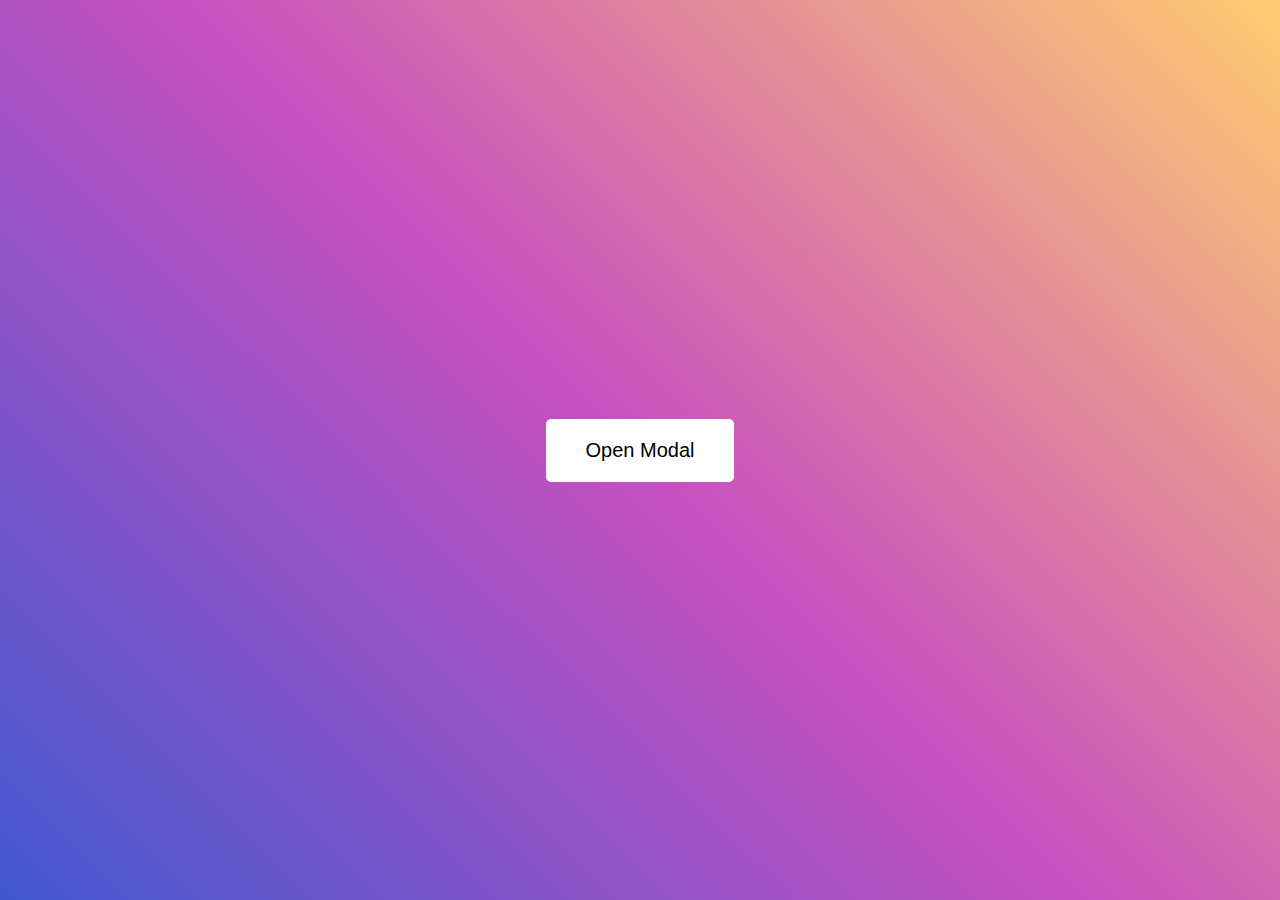
<file: Create Modal/index.html>
<!DOCTYPE html>
<html lang="en">
<head>
  <meta charset="UTF-8">
  <meta http-equiv="X-UA-Compatible" content="IE=edge">
  <meta name="viewport" content="width=device-width, initial-scale=1.0">
  <link rel="stylesheet" href="https://cdnjs.cloudflare.com/ajax/libs/font-awesome/6.1.1/css/all.min.css">
  <link rel="stylesheet" href="style.css">
  <title>Create Modal</title>
</head>
<body>
  <div class="card">
    <button class="card__open">Open Modal</button>
    <div class=" hide card__modal">
      <div class="card__inner">
        <div class="card__header">
          <span>Welcome to Nodemy</span>
          <i class="fa-solid fa-xmark card__icon"></i>
        </div>
        <div class="card__body">
          <h1 class="card__title">Modal</h1>
          <p class="card__content">Lorem ipsum dolor sit amet.</p>
          <div class="card__close">
            <button class="card__btn">Close</button>
          </div>
        </div>
      </div>
    </div>
  </div>
  <script src="app.js"></script>
</body>
</html>
</file>
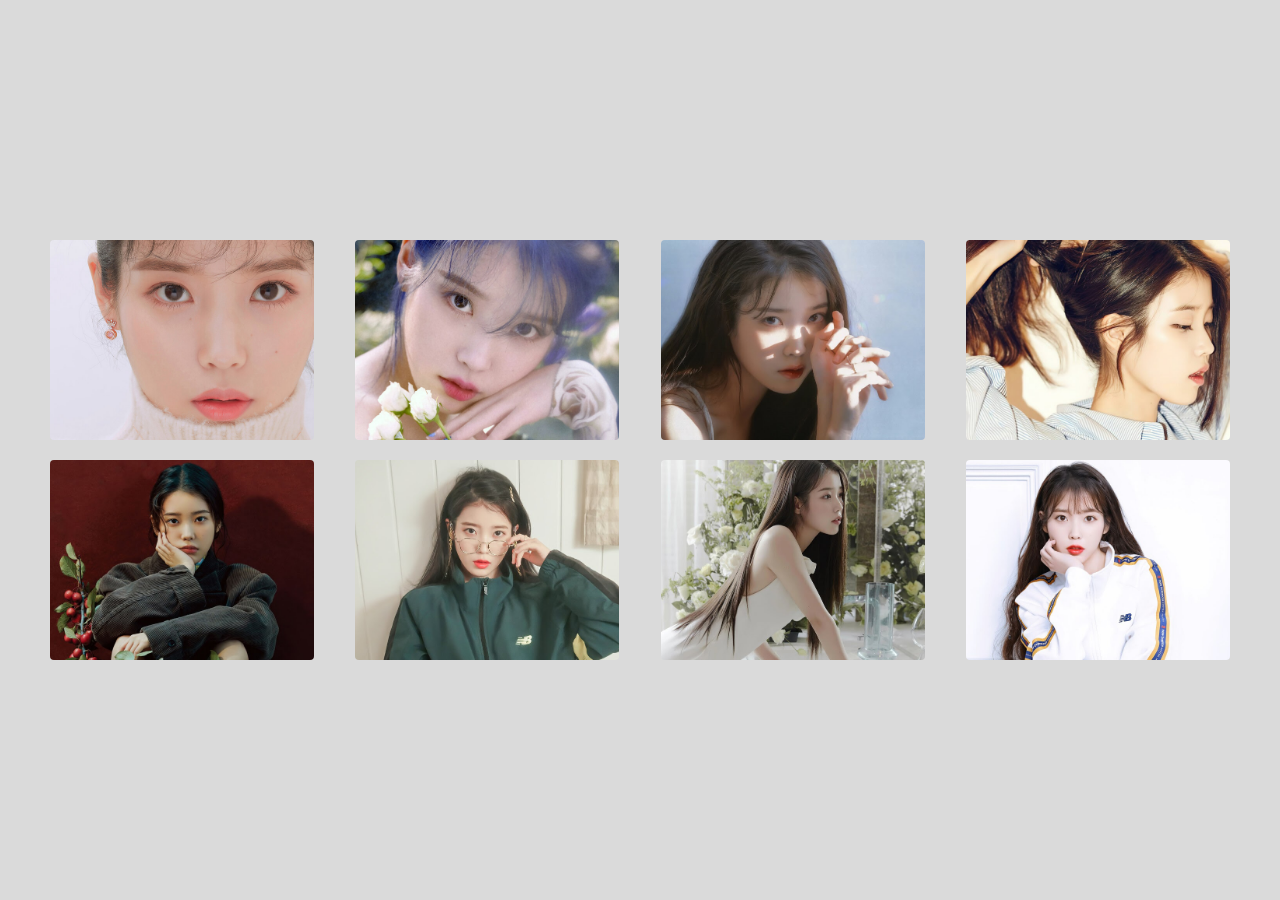
<file: Imga Gallery/index.html>
<!DOCTYPE html>
<html lang="en">
<head>
  <meta charset="UTF-8">
  <meta http-equiv="X-UA-Compatible" content="IE=edge">
  <meta name="viewport" content="width=device-width, initial-scale=1.0">
  <link rel="stylesheet" href="https://cdnjs.cloudflare.com/ajax/libs/font-awesome/6.1.1/css/all.min.css">
  <link rel="stylesheet" href="style.css">
  <title>IU</title>
</head>
<body>
  <div class="card">
    <div class="card__img">
      <img src="./uploat/1.jpg" alt="">
    </div>
    <div class="card__img">
      <img src="./uploat/2.jpg" alt="">
    </div>
    <div class="card__img">
      <img src="./uploat/3.jpg" alt="">
    </div>
    <div class="card__img">
      <img src="./uploat/4.jpg" alt="">
    </div>
    <div class="card__img">
      <img src="./uploat/5.jpg" alt="">
    </div>
    <div class="card__img">
      <img src="./uploat/6.jpg" alt="">
    </div>
    <div class="card__img">
      <img src="./uploat/7.jpg" alt="">
    </div>
    <div class="card__img">
      <img src="./uploat/8.jpg" alt="">
    </div>
  </div>
  <div class="gallery">
    <i class="fa-solid fa-xmark gallery__icon gallery__close"></i>
    <div class="gallery__inner">
      <img class="gallery__img" src="./uploat/1.jpg" alt="">
    </div>
    <div class="gallery__next">
      <i class="fa-solid fa-angle-left gallery__icon gallery__next--left"></i>
      <i class="fa-solid fa-angle-right gallery__icon gallery__next--right"></i>
    </div>
  </div>
  <script src="app.js"></script>
</body>
</html>
</file>
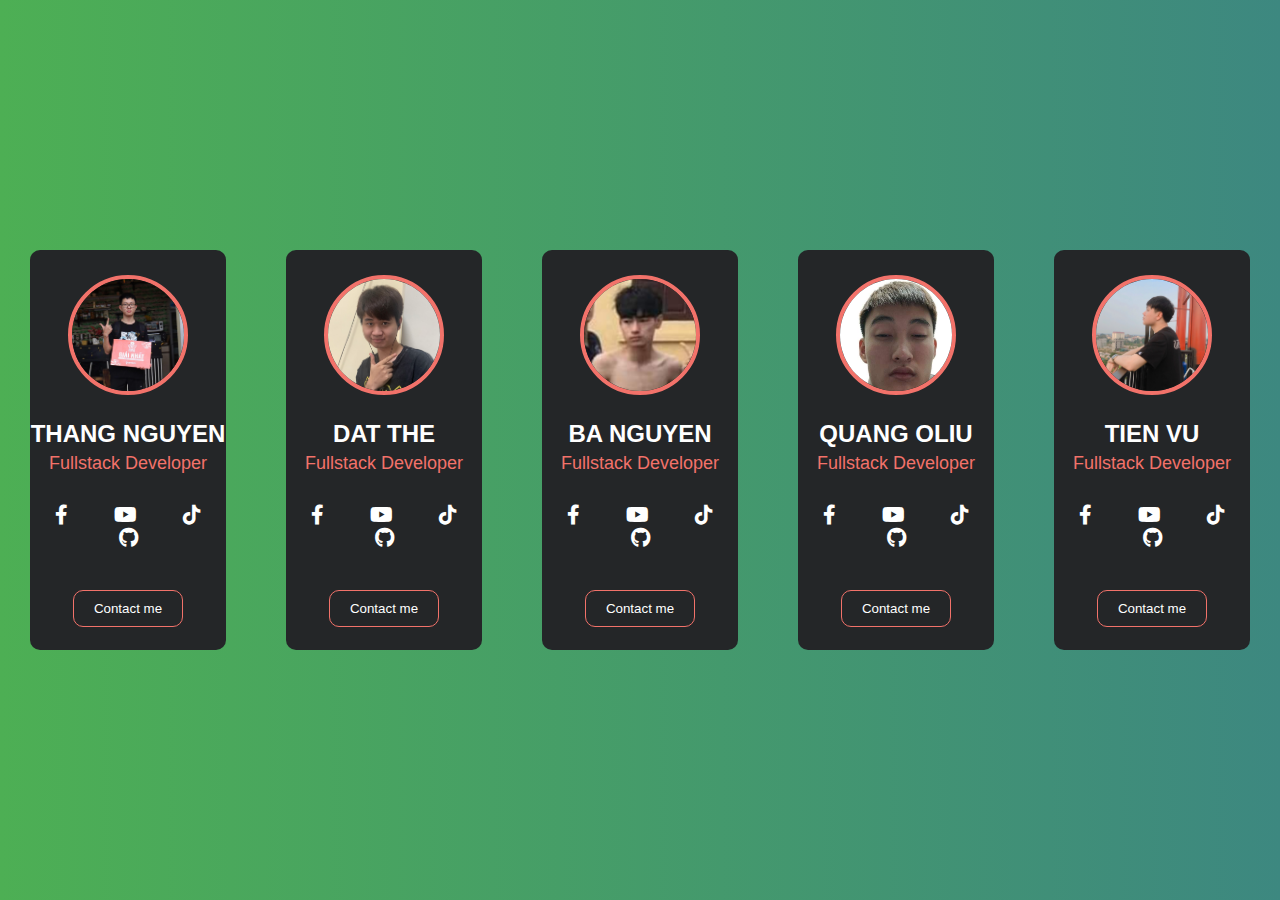
<file: profile card/index.html>
<!DOCTYPE html>
<html lang="en">
<head>
  <meta charset="UTF-8">
  <meta http-equiv="X-UA-Compatible" content="IE=edge">
  <meta name="viewport" content="width=device-width, initial-scale=1.0">
  <link rel="stylesheet" href="./font/fontawesome-free-6.1.1-web/css/all.css">
  <link rel="stylesheet" href="style.css">
  <title>Profile Card</title>
</head>
<body>
  <div class="card">
    <div class="card__item">
      <div class="card__img">
        <img src="./uploat/thang.jpg" alt="">
      </div>
      <h1 class="card__title">Thang Nguyen</h1>
      <p class="card__sub-title">Fullstack Developer</p>
      <div class="card__icon">
        <a href="https://www.facebook.com/windisme0111"><i class="fa-brands fa-facebook-f"></i></a>
        <a href=""><i class="fa-brands fa-youtube"></i></a>
        <a href=""><i class="fa-brands fa-tiktok"></i></a>
        <a href=""><i class="fa-brands fa-github"></i></a>
      </div>
      <button class="card__btn">Contact me</button>
    </div>
    <div class="card__item">
      <div class="card__img">
        <img src="./uploat/dat.jpg" alt="">
      </div>
      <h1 class="card__title">dat the</h1>
      <p class="card__sub-title">Fullstack Developer</p>
      <div class="card__icon">
        <a href="https://www.facebook.com/search/top?q=nguy%E1%BB%85n%20th%E1%BA%BF%20%C4%91%E1%BA%A1t"><i class="fa-brands fa-facebook-f"></i></a>
        <a href=""><i class="fa-brands fa-youtube"></i></a>
        <a href=""><i class="fa-brands fa-tiktok"></i></a>
        <a href=""><i class="fa-brands fa-github"></i></a>
      </div>
      <button class="card__btn">Contact me</button>
    </div>
    <div class="card__item">
      <div class="card__img">
        <img src="./uploat/ba THAIS.png" alt="">
      </div>
      <h1 class="card__title">ba nguyen</h1>
      <p class="card__sub-title">Fullstack Developer</p>
      <div class="card__icon">
        <a href="https://www.facebook.com/profile.php?id=100013003353099"><i class="fa-brands fa-facebook-f"></i></a>
        <a href=""><i class="fa-brands fa-youtube"></i></a>
        <a href=""><i class="fa-brands fa-tiktok"></i></a>
        <a href=""><i class="fa-brands fa-github"></i></a>
      </div>
      <button class="card__btn">Contact me</button>
    </div>
    <div class="card__item">
      <div class="card__img">
        <img src="./uploat/quang oliu.jpg" alt="">
      </div>
      <h1 class="card__title">quang oliu</h1>
      <p class="card__sub-title">Fullstack Developer</p>
      <div class="card__icon">
        <a href="https://www.facebook.com/QuangOliu"><i class="fa-brands fa-facebook-f"></i></a>
        <a href=""><i class="fa-brands fa-youtube"></i></a>
        <a href=""><i class="fa-brands fa-tiktok"></i></a>
        <a href=""><i class="fa-brands fa-github"></i></a>
      </div>
      <button class="card__btn">Contact me</button>
    </div>
    <div class="card__item">
      <div class="card__img">
        <img src="./uploat/tien vu.png" alt="">
      </div>
      <h1 class="card__title">tien vu</h1>
      <p class="card__sub-title">Fullstack Developer</p>
      <div class="card__icon">
        <a href="https://www.facebook.com/QuangOliu"><i class="fa-brands fa-facebook-f"></i></a>
        <a href=""><i class="fa-brands fa-youtube"></i></a>
        <a href=""><i class="fa-brands fa-tiktok"></i></a>
        <a href=""><i class="fa-brands fa-github"></i></a>
      </div>
      <button class="card__btn">Contact me</button>
    </div>
  </div>
</body>
</html>
</file>
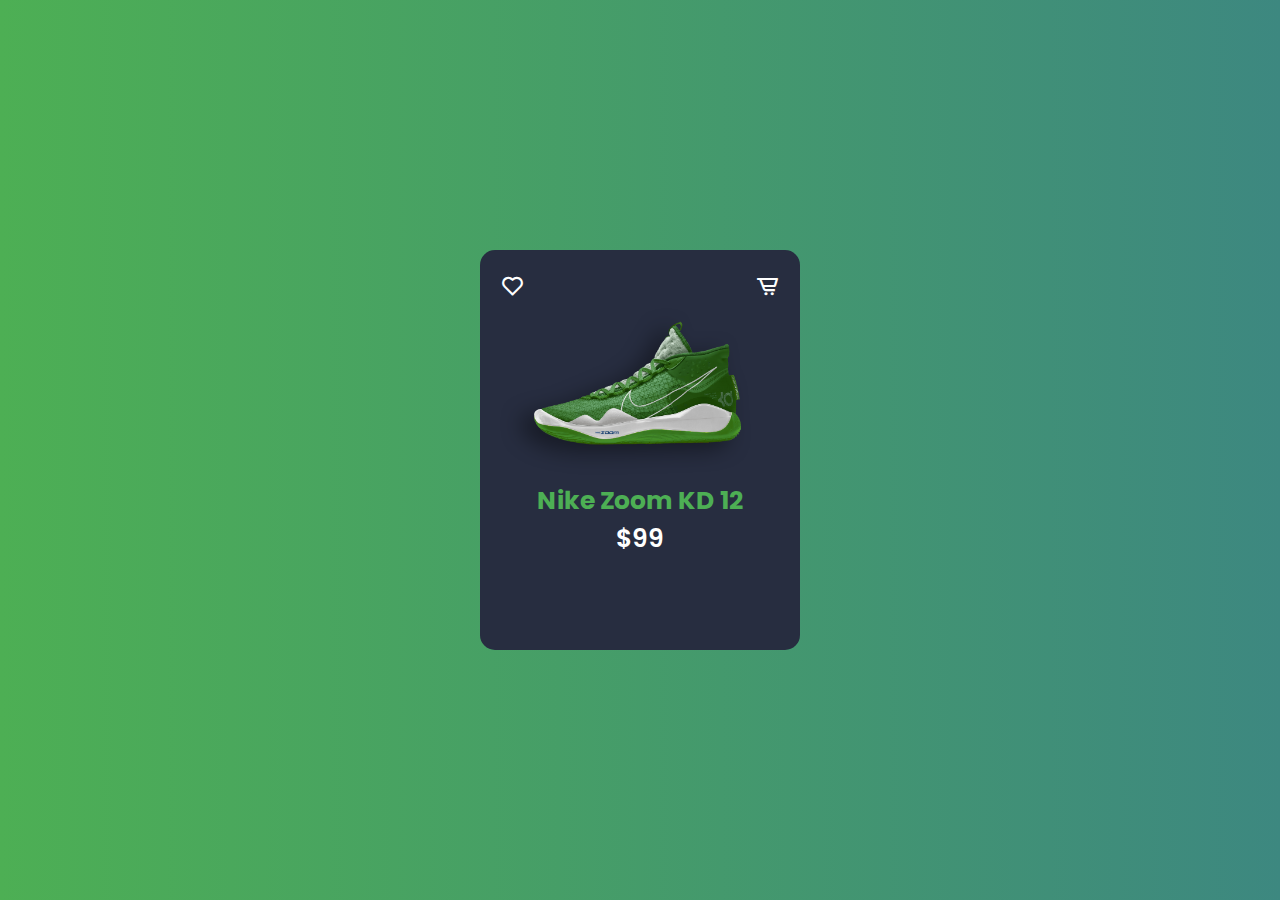
<file: product card/index..html>
<!DOCTYPE html>
<html lang="en">
<head>
  <meta charset="UTF-8">
  <meta http-equiv="X-UA-Compatible" content="IE=edge">
  <meta name="viewport" content="width=device-width, initial-scale=1.0">
  <link href='https://unpkg.com/boxicons@2.1.2/css/boxicons.min.css' rel='stylesheet'>
  <link rel="stylesheet" href="style.css">
  <title>Product Card</title>
</head>
<body>
  <div class="card">
    <div class="card__icon">
      <a class="pointer" href="">
        <i class='bx bx-heart' ></i>
      </a>
      <a class="pointer" href="">
        <i class='bx bx-cart-alt' ></i>
      </a>
    </div>
    <div class="card__image">
      <img class="card__img" src="./uploat/Nike Zoom KD 12.png" alt="">
    </div>
    <div class="card__content">
      <h1 class="card__title">Nike Zoom KD 12</h1>
      <p class="card__price">$99</p>
    </div>
    <div class="card__hover">
      <div class="card__size">
        <h2>Size:</h2>
        <span class="pointer">6</span>
        <span class="pointer">7</span>
        <span class="pointer">8</span>
        <span class="pointer">9</span>
      </div>
      <div class="card__color">
        <h2>Color:</h2>
        <span class="card__color--green pointer"></span>
        <span class="card__color--red pointer"></span>
        <span class="card__color--black pointer"></span>
      </div>
      <div class="card__link">
        <button class="card__btn pointer">Buy Now</button>
        <button class="card__btn pointer">Add Cart</button>
      </div>
    </div>
  </div>
</body>
</html>
</file>
<file: Create Modal/style.css>
* {
  margin: 0;
  padding: 0;
  -webkit-box-sizing: border-box;
          box-sizing: border-box;
}

body {
  font-family: 'Poppins', sans-serif;
  background-image: linear-gradient(45deg, #4158d0 0%, #c850c0 50%, #ffcc70 100%);
  height: 100vh;
  overflow: hidden;
  display: -webkit-box;
  display: -ms-flexbox;
  display: flex;
  -webkit-box-align: center;
      -ms-flex-align: center;
          align-items: center;
  -webkit-box-pack: center;
      -ms-flex-pack: center;
          justify-content: center;
}

.card__open {
  font-size: 20px;
  background-color: #fff;
  padding: 20px 40px;
  border: none;
  outline: none;
  border-radius: 5px;
  -webkit-transition: 0.3s;
  transition: 0.3s;
  cursor: pointer;
}

.card__open:hover {
  background-color: rgba(255, 255, 255, 0.8);
  -webkit-transition: 0.3s;
  transition: 0.3s;
}

.card__modal {
  position: absolute;
  top: 0;
  left: 0;
  width: 100vw;
  height: 100vh;
  background-color: rgba(0, 0, 0, 0.6);
}

.card__inner {
  width: 450px;
  background-color: #fff;
  border-radius: 5px;
  overflow: hidden;
  -webkit-animation: showModal linear 0.2s;
          animation: showModal linear 0.2s;
  position: relative;
  margin: 200px auto;
  -webkit-animation: modalShow 0.3s linear;
          animation: modalShow 0.3s linear;
}

.card__header {
  display: -webkit-box;
  display: -ms-flexbox;
  display: flex;
  -webkit-box-pack: justify;
      -ms-flex-pack: justify;
          justify-content: space-between;
  background-color: #e26e70;
  color: #fff;
  padding: 15px;
  font-size: 17px;
}

.card__header i {
  cursor: pointer;
}

.card__body {
  padding: 15px;
}

.card__title {
  font-size: 23px;
  color: #e26e70;
  margin-bottom: 10px;
}

.card__content {
  margin-bottom: 30px;
}

.card__close {
  text-align: right;
}

.card__btn {
  padding: 10px 20px;
  background-color: #e26e70;
  color: #fff;
  border: none;
  border-radius: 5px;
  cursor: pointer;
}

.hide {
  display: none;
}

@-webkit-keyframes modalShow {
  from {
    top: -200px;
    opacity: 0;
  }
  to {
    top: 0;
    opacity: 1;
  }
}

@keyframes modalShow {
  from {
    top: -200px;
    opacity: 0;
  }
  to {
    top: 0;
    opacity: 1;
  }
}
/*# sourceMappingURL=style.css.map */
</file>
<file: Imga Gallery/style.css>
* {
  margin: 0;
  padding: 0;
  -webkit-box-sizing: border-box;
          box-sizing: border-box;
}

body {
  background-color: #dadada;
  height: 100vh;
  overflow: hidden;
  display: -webkit-box;
  display: -ms-flexbox;
  display: flex;
  -webkit-box-align: center;
      -ms-flex-align: center;
          align-items: center;
  -webkit-box-pack: center;
      -ms-flex-pack: center;
          justify-content: center;
}

.card {
  width: 1200px;
  display: -webkit-box;
  display: -ms-flexbox;
  display: flex;
  -ms-flex-wrap: wrap;
      flex-wrap: wrap;
  -webkit-box-align: center;
      -ms-flex-align: center;
          align-items: center;
  -webkit-box-pack: justify;
      -ms-flex-pack: justify;
          justify-content: space-between;
  margin: auto;
}

.card__img {
  width: 22%;
  height: 200px;
  overflow: hidden;
  margin: 10px;
  cursor: pointer;
  border-radius: 4px;
}

.card__img img {
  width: 100%;
  height: 100%;
  -o-object-fit: cover;
     object-fit: cover;
  -o-object-position: center;
     object-position: center;
  -webkit-transition: 0.3s;
  transition: 0.3s;
}

.card__img:hover img {
  -webkit-transform: scale(1.2);
          transform: scale(1.2);
  -webkit-transition: 0.3s;
  transition: 0.3s;
}

.gallery {
  position: fixed;
  width: 100%;
  height: 100%;
  background: #000001;
  display: -webkit-box;
  display: -ms-flexbox;
  display: flex;
  -webkit-box-align: center;
      -ms-flex-align: center;
          align-items: center;
  -webkit-box-pack: center;
      -ms-flex-pack: center;
          justify-content: center;
  opacity: 0;
  pointer-events: none;
  -webkit-transform: scale(0.8);
          transform: scale(0.8);
}

.gallery__close {
  position: fixed;
  top: 20px;
  right: 25px;
}

.gallery__icon {
  font-size: 35px;
  color: #fff;
  cursor: pointer;
}

.gallery__next {
  position: fixed;
  width: 100%;
  display: -webkit-box;
  display: -ms-flexbox;
  display: flex;
  -webkit-box-pack: justify;
      -ms-flex-pack: justify;
          justify-content: space-between;
  padding: 0 25px;
}

.gallery__next i {
  font-size: 50px;
}

.show {
  opacity: 1;
  pointer-events: auto;
  -webkit-transform: scale(1);
          transform: scale(1);
  -webkit-transition: 0.3s;
  transition: 0.3s;
}

.hide {
  opacity: 0;
  pointer-events: none;
}
/*# sourceMappingURL=style.css.map */
</file>
<file: profile card/style.css>
* {
  margin: 0;
  padding: 0;
  -webkit-box-sizing: border-box;
          box-sizing: border-box;
}

body {
  font-family: 'Poppins', sans-serif;
  height: 100vh;
  background-image: -webkit-gradient(linear, left top, right top, from(#4daf54), to(#3d8880));
  background-image: linear-gradient(to right, #4daf54, #3d8880);
  overflow: hidden;
}

.card {
  height: 100vh;
  display: -webkit-box;
  display: -ms-flexbox;
  display: flex;
  -webkit-box-align: center;
      -ms-flex-align: center;
          align-items: center;
  -webkit-box-pack: center;
      -ms-flex-pack: center;
          justify-content: center;
}

.card__item {
  width: 300px;
  height: 400px;
  border-radius: 10px;
  text-align: center;
  background-color: #242628;
  overflow: hidden;
  margin: 0 30px;
}

.card__img {
  width: 120px;
  height: 120px;
  border-radius: 50%;
  border: 4px solid #f2726a;
  margin: 25px auto;
  overflow: hidden;
  -webkit-transition: 00.5s;
  transition: 00.5s;
  -webkit-transition-delay: 0.5s;
          transition-delay: 0.5s;
}

.card__img img {
  width: 100%;
  height: 100%;
  -o-object-fit: cover;
     object-fit: cover;
  -o-object-position: center;
     object-position: center;
}

.card__img:hover {
  margin: 0;
  width: 100%;
  height: 100%;
  border-radius: unset;
  border: unset;
  -webkit-transition: 0.5s;
  transition: 0.5s;
}

.card__title {
  text-transform: uppercase;
  color: #ffff;
  font-size: 24px;
  margin-bottom: 5px;
}

.card__sub-title {
  color: #f2726a;
  font-size: 18px;
  margin-bottom: 30px;
}

.card__icon {
  font-size: 20px;
  margin-bottom: 40px;
}

.card__icon a {
  color: #ffff;
  margin: 0 20px;
}

.card__btn {
  color: #ffff;
  background-color: #242628;
  padding: 10px 20px;
  border: 1px solid #f2726a;
  border-radius: 10px;
  -webkit-transition: 0.5s;
  transition: 0.5s;
}

.card__btn:hover {
  background-color: #f2726a;
  -webkit-transition: 0.3s;
  transition: 0.3s;
}

.card {
  height: 100vh;
  display: -webkit-box;
  display: -ms-flexbox;
  display: flex;
  -webkit-box-align: center;
      -ms-flex-align: center;
          align-items: center;
  -webkit-box-pack: center;
      -ms-flex-pack: center;
          justify-content: center;
}

.card__item {
  width: 300px;
  height: 400px;
  border-radius: 10px;
  text-align: center;
  background-color: #242628;
  overflow: hidden;
  margin: 0 30px;
}

.card__img {
  width: 120px;
  height: 120px;
  border-radius: 50%;
  border: 4px solid #f2726a;
  margin: 25px auto;
  overflow: hidden;
  -webkit-transition: 00.5s;
  transition: 00.5s;
  -webkit-transition-delay: 0.5s;
          transition-delay: 0.5s;
}

.card__img img {
  width: 100%;
  height: 100%;
  -o-object-fit: cover;
     object-fit: cover;
  -o-object-position: center;
     object-position: center;
}

.card__img:hover {
  margin: 0;
  width: 100%;
  height: 100%;
  border-radius: unset;
  border: unset;
  -webkit-transition: 0.5s;
  transition: 0.5s;
}

.card__title {
  text-transform: uppercase;
  color: #ffff;
  font-size: 24px;
  margin-bottom: 5px;
}

.card__sub-title {
  color: #f2726a;
  font-size: 18px;
  margin-bottom: 30px;
}

.card__icon {
  font-size: 20px;
  margin-bottom: 40px;
}

.card__icon a {
  color: #ffff;
  margin: 0 20px;
}

.card__btn {
  color: #ffff;
  background-color: #242628;
  padding: 10px 20px;
  border: 1px solid #f2726a;
  border-radius: 10px;
  -webkit-transition: 0.5s;
  transition: 0.5s;
}

.card__btn:hover {
  background-color: #f2726a;
  -webkit-transition: 0.3s;
  transition: 0.3s;
}
/*# sourceMappingURL=style.css.map */
</file>
<file: product card/style.css>
@import url("https://fonts.googleapis.com/css2?family=Poppins:ital,wght@0,100;0,200;0,300;0,400;0,500;1,100;1,200;1,300;1,400&display=swap");
* {
  margin: 0;
  padding: 0;
  -webkit-box-sizing: border-box;
          box-sizing: border-box;
}

body {
  font-family: 'Poppins', sans-serif;
  height: 100vh;
  background-image: -webkit-gradient(linear, left top, right top, from(#4daf54), to(#3d8880));
  background-image: linear-gradient(to right, #4daf54, #3d8880);
  overflow: hidden;
  display: -webkit-box;
  display: -ms-flexbox;
  display: flex;
  -webkit-box-align: center;
      -ms-flex-align: center;
          align-items: center;
  -webkit-box-pack: center;
      -ms-flex-pack: center;
          justify-content: center;
}

.card {
  width: 320px;
  height: 400px;
  background-color: #272d40;
  border-radius: 15px;
  color: #fff;
  padding: 20px;
}

.card__icon {
  display: -webkit-box;
  display: -ms-flexbox;
  display: flex;
  -webkit-box-pack: justify;
      -ms-flex-pack: justify;
          justify-content: space-between;
  font-size: 25px;
}

.card__icon a {
  color: #fff;
}

.card__img {
  width: 100%;
  -o-object-fit: cover;
     object-fit: cover;
  padding-right: 29px;
  -webkit-transition: 0.5s;
  transition: 0.5s;
}

.card__content {
  text-align: center;
}

.card__title {
  color: #4daf54;
  font-size: 25px;
  -webkit-transition: 0.5s;
  transition: 0.5s;
}

.card__price {
  font-weight: 600;
  font-size: 25px;
  -webkit-transition: 0.5s;
  transition: 0.5s;
}

.card__hover {
  margin-top: 120px;
  visibility: hidden;
  opacity: 0;
  -webkit-transition: 0.5s;
  transition: 0.5s;
  -webkit-transition-delay: 0.2s;
          transition-delay: 0.2s;
}

.card__hover h2 {
  font-weight: unset;
  margin-right: 15px;
  font-size: 18px;
}

.card__size {
  display: -webkit-box;
  display: -ms-flexbox;
  display: flex;
  -webkit-box-align: center;
      -ms-flex-align: center;
          align-items: center;
  margin-bottom: 10px;
}

.card__size span {
  color: #272d40;
  margin: 0 5px;
  border-radius: 5px;
  padding: 2px 9px;
  background-color: #fff;
}

.card__color {
  display: -webkit-box;
  display: -ms-flexbox;
  display: flex;
  -webkit-box-align: center;
      -ms-flex-align: center;
          align-items: center;
  margin-bottom: 10px;
}

.card__color span {
  width: 20px;
  height: 20px;
  border-radius: 50%;
  margin: 0 5px;
}

.card__color--green {
  background-color: #4daf54;
}

.card__color--red {
  background-color: red;
}

.card__color--black {
  background-color: black;
}

.card__btn {
  padding: 10px 20px;
  background-color: #4daf54;
  color: #fff;
  margin-right: 5px;
  border: none;
  outline: none;
  border-radius: 5px;
  font-weight: normal;
  -webkit-transition: 0.25s;
  transition: 0.25s;
}

.card__btn:hover {
  -webkit-transform: scale(0.9);
          transform: scale(0.9);
  -webkit-transition: 0.25s;
  transition: 0.25s;
}

.card:hover .card__img {
  -webkit-transform: translateY(-90px) rotate(-20deg);
          transform: translateY(-90px) rotate(-20deg);
  -webkit-transition: 0.5s;
  transition: 0.5s;
}

.card:hover .card__title {
  -webkit-transform: translate(-37px, -70px);
          transform: translate(-37px, -70px);
  -webkit-transition: 0.5s;
  transition: 0.5s;
}

.card:hover .card__price {
  -webkit-transform: translate(-115px, -70px);
          transform: translate(-115px, -70px);
  -webkit-transition: 0.5s;
  transition: 0.5s;
}

.card:hover .card__hover {
  margin-top: -45px;
  visibility: visible;
  opacity: 1;
  -webkit-transition: 0.5s;
  transition: 0.5s;
  -webkit-transition-delay: 0.2s;
          transition-delay: 0.2s;
}

.pointer {
  cursor: pointer;
}

body {
  font-family: 'Poppins';
}
/*# sourceMappingURL=style.css.map */
</file>
